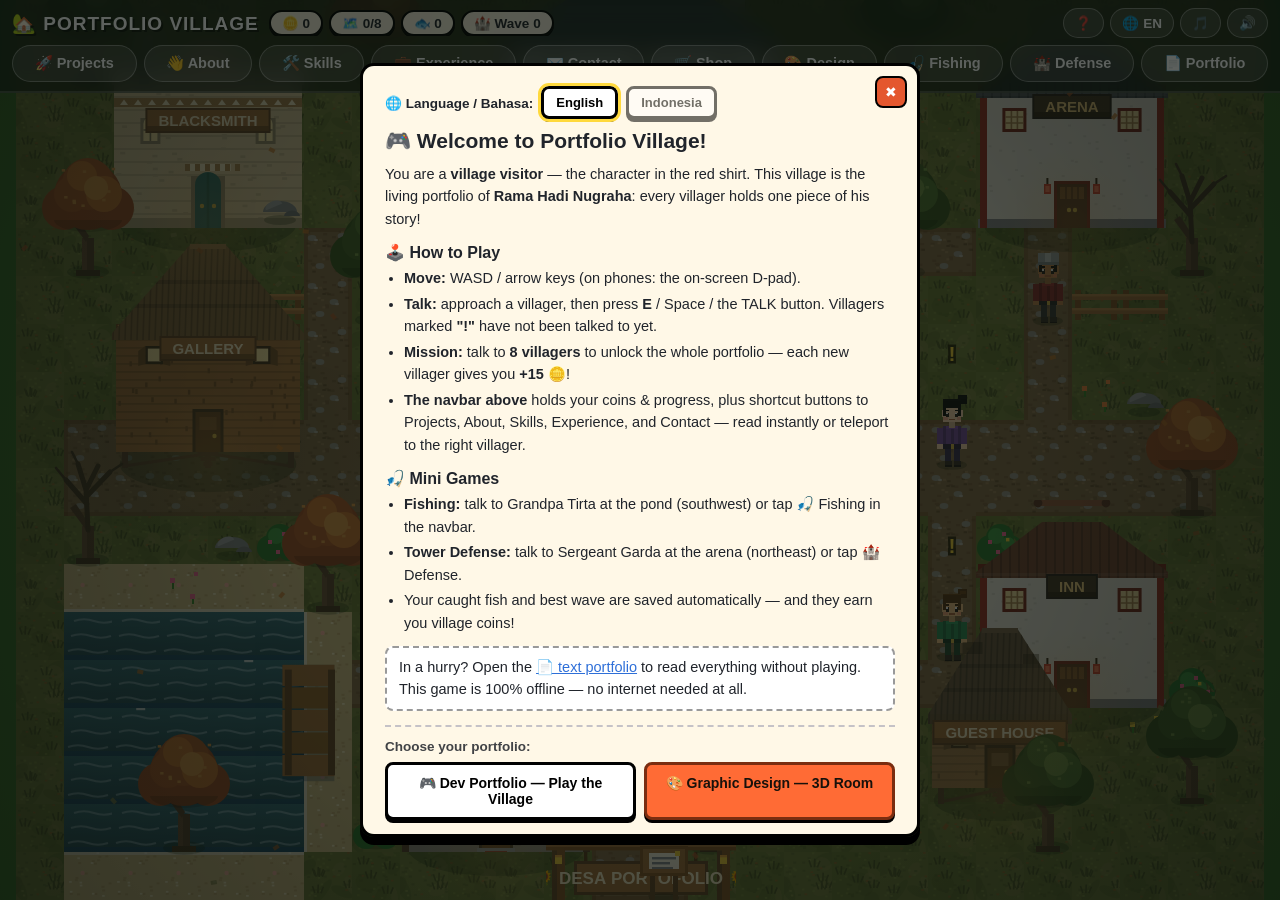
<file: index.html>
<!DOCTYPE html>
<html lang="id">
<head>
<meta charset="UTF-8">
<meta name="viewport" content="width=device-width, initial-scale=1.0, maximum-scale=1.0, user-scalable=no">
<title>Desa Portofolio — Rama Hadi Nugraha</title>
<meta name="description" content="Portofolio interaktif bergaya Stardew Valley: jelajahi desa pixel, ajak bicara warga, main mancing & tower defense.">
<link rel="stylesheet" href="css/style.css">
<link rel="icon" href="data:image/svg+xml,<svg xmlns='http://www.w3.org/2000/svg' viewBox='0 0 16 16'><rect width='16' height='16' fill='%2338a13d'/><rect x='3' y='3' width='10' height='7' fill='%23f2c188'/><rect x='3' y='10' width='10' height='3' fill='%232e6fd8'/></svg>">
<script src="js/storage.js"></script>
<script src="js/data.js"></script>
</head>
<body class="game-full">

<!-- ====== KANVAS GAME FULLSCREEN ====== -->
<div id="scene"></div>

<!-- ====== NAVBAR / HUD ====== -->
<header id="navbar">
  <div class="nav-top">
    <div class="nav-brand" id="nav-brand">🏡 PORTFOLIO VILLAGE</div>
    <div class="nav-chips">
      <span class="chip" title="Koin desa — dapatkan dari mengobrol dengan warga & bermain mini game">🪙 <b id="chip-coins">0</b></span>
      <span class="chip" title="Warga yang sudah diajak bicara">🗺️ <b id="chip-talk">0/8</b></span>
      <span class="chip" title="Ikan tertangkap">🐟 <b id="chip-fish">0</b></span>
      <span class="chip" title="Rekor tower defense">🏰 <b id="chip-td">Wave 0</b></span>
    </div>
    <div class="nav-utils">
      <button class="nav-btn util" id="btn-tutorial" title="Tutorial">❓</button>
      <button class="nav-btn util" id="btn-lang" title="Language / Bahasa">🌐 EN</button>
      <button class="nav-btn util" id="btn-music" title="Musik latar on/off">🎵</button>
      <button class="nav-btn util" id="btn-sound" title="Suara on/off">🔊</button>
    </div>
  </div>
  <nav class="nav-links">
    <button class="nav-btn" data-section="proyek">🚀 Proyek</button>
    <button class="nav-btn" data-section="tentang">👋 Tentang</button>
    <button class="nav-btn" data-section="keahlian">🛠️ Keahlian</button>
    <button class="nav-btn" data-section="pengalaman">💼 Pengalaman</button>
    <button class="nav-btn" data-section="kontak">✉️ Kontak</button>
    <button class="nav-btn" id="btn-shop">🛒 Shop</button>
    <a class="nav-btn link" href="design.html" id="nav-design">🎨 Design</a>
    <a class="nav-btn link" href="fishing.html" id="nav-fish">🎣 Fishing</a>
    <a class="nav-btn link" href="td.html" id="nav-td">🏰 Defense</a>
    <a class="nav-btn link" href="portofolio.html" id="nav-teks">📄 Portfolio</a>
  </nav>
</header>

<!-- ====== PETUNJUK INTERAKSI ====== -->
<div id="prompt" class="hidden">Tekan <b>E</b> untuk berinteraksi</div>

<!-- ====== KOTAK DIALOG ====== -->
<div id="dialog" class="hidden">
  <div id="dialog-avatar">🙂</div>
  <div id="dialog-main">
    <div id="dialog-name">???</div>
    <div id="dialog-text"></div>
    <div id="dialog-next">▼ Tekan E / Spasi / Tap untuk lanjut</div>
  </div>
</div>

<!-- ====== KONTROL SENTUH ====== -->
<div id="touch-controls">
  <div class="dpad">
    <button class="tbtn" id="t-up">▲</button>
    <button class="tbtn" id="t-left">◀</button>
    <button class="tbtn" id="t-down">▼</button>
    <button class="tbtn" id="t-right">▶</button>
  </div>
  <button class="tbtn action" id="t-action">TALK</button>
</div>

<!-- ====== MODAL INFO SECTION ====== -->
<div id="info-modal" class="overlay hidden">
  <div class="modal-card">
    <button class="modal-x" data-close-info>✖</button>
    <h2 id="info-title">Judul</h2>
    <div id="info-body"></div>
    <div class="modal-actions">
      <button id="info-visit" class="px-btn primary">📍 Visit in the Village</button>
      <button class="px-btn" data-close-info id="info-close-btn">Close</button>
    </div>
  </div>
</div>

<!-- ====== MODAL TUTORIAL (popup pertama) ====== -->
<div id="tutorial-modal" class="overlay hidden">
  <div class="modal-card">
    <button class="modal-x" data-close-tutorial>✖</button>
    <div class="lang-row">
      <span>🌐 Language / Bahasa:</span>
      <button class="px-btn lang-opt" id="tut-lang-en">English</button>
      <button class="px-btn lang-opt" id="tut-lang-id">Indonesia</button>
    </div>
    <h2 id="tut-title">🎮 Welcome to Portfolio Village!</h2>
    <div class="tutorial-body" id="tut-body"></div>
    <div class="choice-row">
      <span id="choice-label">Choose your portfolio:</span>
      <div class="choice-btns">
        <button class="px-btn choice" data-close-tutorial id="choice-dev">🎮 Dev Portfolio — Play the Village</button>
        <a class="px-btn choice design" href="design.html" id="choice-design">🎨 Graphic Design — 3D Room</a>
      </div>
    </div>
    <div class="modal-actions">
      <button class="px-btn primary big" data-close-tutorial id="tut-start">START PLAYING ▶</button>
    </div>
  </div>
</div>

<!-- ====== MODAL TOKO DEKORASI ====== -->
<div id="shop-modal" class="overlay hidden">
  <div class="modal-card shop-card">
    <button class="modal-x" data-close-shop>✖</button>
    <h2 id="shop-title">🛒 Village Decoration Shop</h2>
    <p class="shop-sub"><span id="shop-sub-text"></span> <span class="shop-coins">🪙 <b id="shop-coins">0</b></span></p>
    <div id="shop-items"></div>
    <p class="shop-note" id="shop-note"></p>
    <div class="modal-actions">
      <button class="px-btn" data-close-shop id="shop-close-btn">Close</button>
      <a class="px-btn primary" href="fishing.html" id="shop-fish-link" style="text-decoration:none;color:inherit">🎣 Earn Coins: Fishing</a>
    </div>
  </div>
</div>

<!-- ====== TOAST (notifikasi koin dll) ====== -->
<div id="toast" class="hidden"></div>

<!-- ====== LOADING / FALLBACK ====== -->
<div id="loading">
  <div class="loading-box">
    <div class="loading-title" id="loading-title">🏡 Loading Portfolio Village...</div>
    <div class="loading-sub" id="loading-sub">Building a pixel village for you. One moment!</div>
    <div id="loading-error" class="hidden">
      <p>⚠️ Game gagal dimuat di browser ini. Coba browser modern (Chrome/Edge/Firefox versi terbaru), atau buka versi lainnya:</p>
      <p>
        <a class="px-btn link" href="portofolio.html">📄 Buka Portofolio Teks</a>
        <a class="px-btn link" href="fishing.html">🎣 Mancing</a>
        <a class="px-btn link" href="td.html">🏰 Tower Defense</a>
      </p>
    </div>
  </div>
</div>

<script>
  // Tampilkan fallback bila game tidak berhasil jalan dalam 8 detik
  setTimeout(function () {
    if (!window.__desaReady) {
      var err = document.getElementById('loading-error');
      if (err) err.classList.remove('hidden');
    }
  }, 8000);
</script>
<script src="js/game2d.js"></script>
</body>
</html>
</file>
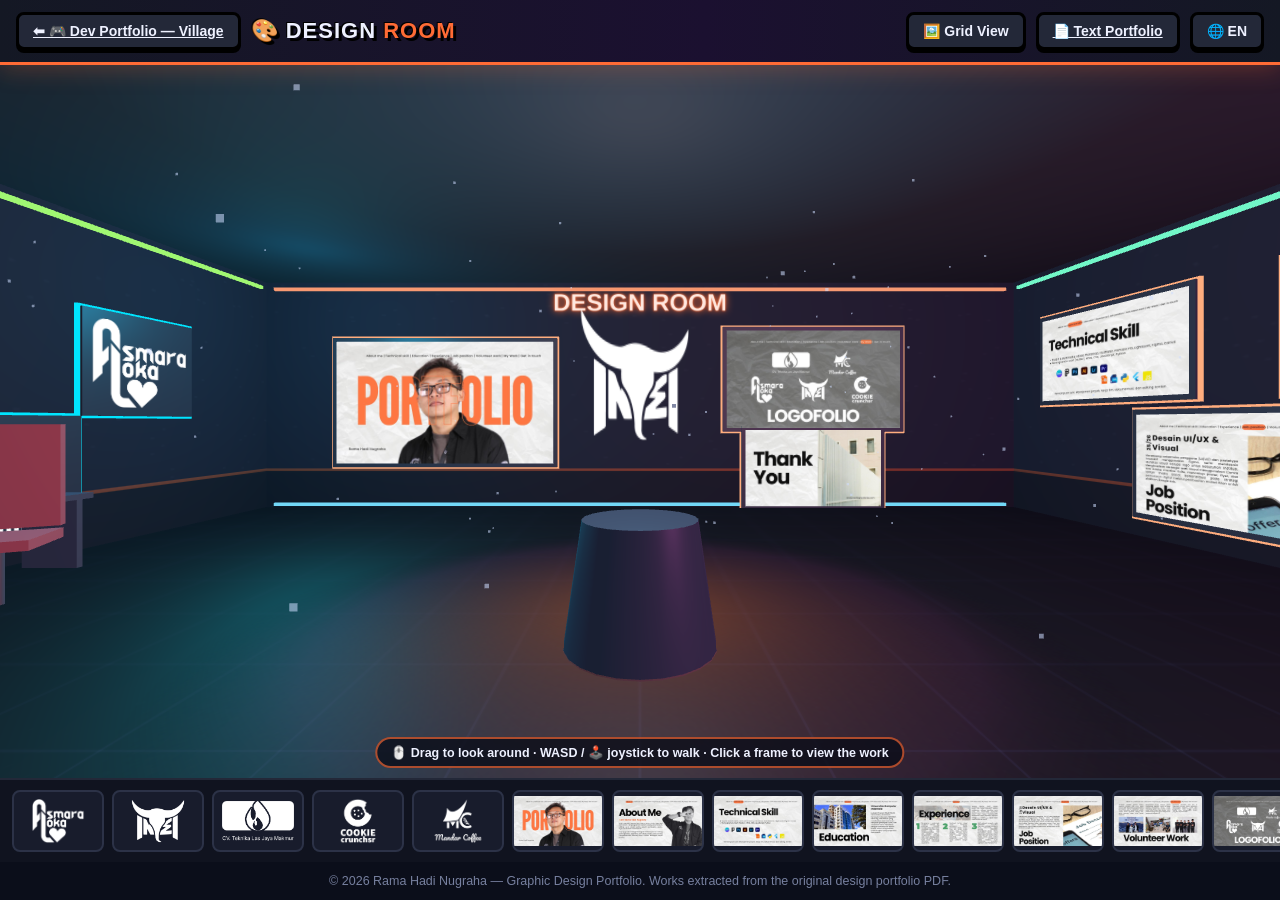
<file: design.html>
<!DOCTYPE html>
<html lang="en">
<head>
<meta charset="UTF-8">
<meta name="viewport" content="width=device-width, initial-scale=1.0, maximum-scale=1.0, user-scalable=no">
<title>Design Room — Graphic Design Portfolio | Rama Hadi Nugraha</title>
<meta name="description" content="3D gaming-room gallery of Rama Hadi Nugraha's graphic design works: logofolio, branding, and portfolio slides.">
<link rel="stylesheet" href="css/style.css">
<link rel="icon" href="data:image/svg+xml,<svg xmlns='http://www.w3.org/2000/svg' viewBox='0 0 16 16'><rect width='16' height='16' fill='%23141824'/><rect x='3' y='3' width='10' height='10' fill='%23ff6b35'/></svg>">
<style>
  body.design-page { background: #0b0e1a; color: #eef1ff; min-height: 100vh; display: flex; flex-direction: column; }
  .design-topbar {
    display: flex; align-items: center; gap: 10px; flex-wrap: wrap;
    padding: 12px 16px; background: linear-gradient(90deg, #141824, #1b1030 55%, #141824);
    border-bottom: 3px solid #ff6b35; box-shadow: 0 4px 24px rgba(255,107,53,.25);
    position: relative; z-index: 5;
  }
  .design-topbar .logo { font-weight: 900; font-size: clamp(16px, 3.4vw, 22px); letter-spacing: 1px; }
  .design-topbar .logo span { color: #ff6b35; }
  .design-topbar .spacer { flex: 1; }
  .design-topbar .px-btn { background: #232838; color: #eef1ff; border-color: #000; }
  .design-topbar .px-btn.primary { background: #ff6b35; color: #14100c; }
  #room-wrap { position: relative; flex: 1; min-height: 52vh; background: #070912; overflow: hidden; }
  #room-canvas { position: absolute; inset: 0; width: 100%; height: 100%; display: block; touch-action: none; cursor: grab; }
  #room-canvas:active { cursor: grabbing; }
  #room-loading {
    position: absolute; inset: 0; display: flex; flex-direction: column; gap: 8px;
    align-items: center; justify-content: center; background: #070912; z-index: 3; text-align: center; padding: 20px;
  }
  #room-loading .big { font-size: 40px; animation: roomPulse 1.2s ease-in-out infinite; }
  @keyframes roomPulse { 0%,100% { transform: scale(1); } 50% { transform: scale(1.15); } }
  #room-hint {
    position: absolute; left: 50%; bottom: 10px; transform: translateX(-50%);
    background: rgba(10,12,24,.78); border: 2px solid rgba(255,107,53,.65); border-radius: 999px;
    padding: 6px 14px; font-size: 12.5px; font-weight: 700; white-space: nowrap; z-index: 2; pointer-events: none;
    max-width: 94vw; overflow: hidden; text-overflow: ellipsis;
  }
  #thumbs {
    display: flex; gap: 8px; overflow-x: auto; padding: 10px 12px; background: #10131f;
    border-top: 2px solid #232838; scrollbar-width: thin;
  }
  #thumbs button {
    flex: 0 0 auto; width: 92px; height: 62px; border-radius: 8px; overflow: hidden; cursor: pointer;
    border: 2px solid #2c3247; background: #181c2c; padding: 0; position: relative;
  }
  #thumbs button:hover, #thumbs button:focus { border-color: #ff6b35; }
  #thumbs img { width: 100%; height: 100%; object-fit: contain; display: block; }
  #thumbs .t-logo img { padding: 6px; box-sizing: border-box; }
  #grid-view { display: none; padding: 18px 14px 26px; max-width: 1100px; margin: 0 auto; width: 100%; box-sizing: border-box; }
  #grid-view.open { display: block; }
  #grid-view h2 { font-size: 19px; margin: 14px 0 10px; color: #ffb59d; }
  .work-grid { display: grid; grid-template-columns: repeat(auto-fill, minmax(210px, 1fr)); gap: 14px; }
  .work-card {
    background: #151927; border: 2px solid #2c3247; border-radius: 12px; overflow: hidden; cursor: pointer;
    transition: transform .12s ease, border-color .12s ease;
  }
  .work-card:hover { transform: translateY(-3px); border-color: #ff6b35; }
  .work-card .wc-img { height: 140px; display: flex; align-items: center; justify-content: center; background: #0d1020; }
  .work-card .wc-img img { max-width: 100%; max-height: 100%; object-fit: contain; }
  .work-card .wc-body { padding: 10px 12px 12px; }
  .work-card .wc-body b { display: block; font-size: 14.5px; margin-bottom: 4px; }
  .work-card .wc-body span { font-size: 12.5px; color: #aab3d6; line-height: 1.45; display: block; }
  #lightbox {
    position: fixed; inset: 0; background: rgba(4,5,12,.92); z-index: 50;
    display: none; align-items: center; justify-content: center; padding: 18px; box-sizing: border-box;
  }
  #lightbox.open { display: flex; }
  .lb-card { max-width: 880px; width: 100%; text-align: center; }
  .lb-card img { max-width: 100%; max-height: 66vh; object-fit: contain; border-radius: 10px; background: #10131f; border: 2px solid #2c3247; }
  .lb-card img.logo-img { padding: 26px; box-sizing: border-box; }
  .lb-card h3 { margin: 14px 0 6px; font-size: clamp(18px, 4vw, 24px); }
  .lb-card p { color: #aab3d6; line-height: 1.55; max-width: 640px; margin: 0 auto; font-size: 14.5px; }
  .lb-nav { display: flex; gap: 10px; justify-content: center; align-items: center; margin-top: 16px; flex-wrap: wrap; }
  .lb-nav .count { font-weight: 800; color: #ffb59d; min-width: 64px; }
  .lb-nav .px-btn { background: #232838; color: #eef1ff; }
  .lb-nav .px-btn.primary { background: #ff6b35; color: #14100c; }
  .design-foot { text-align: center; padding: 12px; font-size: 12.5px; color: #77809f; background: #0b0e1a; }
  /* Joystick sentuh untuk berjalan di HP/tablet — hanya tampil di perangkat sentuh */
  #joy {
    display: none; position: absolute; left: 18px; bottom: 52px; z-index: 4;
    width: 118px; height: 118px; border-radius: 50%;
    background: rgba(16, 20, 36, .55); border: 2px solid rgba(255, 107, 53, .75);
    box-shadow: 0 0 18px rgba(255, 107, 53, .35), inset 0 0 22px rgba(0, 0, 0, .5);
    touch-action: none; user-select: none; -webkit-user-select: none;
  }
  #joy-knob {
    position: absolute; left: 50%; top: 50%; width: 54px; height: 54px; margin: -27px 0 0 -27px;
    border-radius: 50%; background: radial-gradient(circle at 35% 30%, #ffb59d, #ff6b35 62%, #c33d0e);
    border: 2px solid rgba(0, 0, 0, .55); box-shadow: 0 4px 10px rgba(0, 0, 0, .5);
    display: flex; align-items: center; justify-content: center; font-size: 22px; pointer-events: none;
  }
  @media (pointer: coarse) { #joy { display: block; } }
</style>
</head>
<body class="design-page">

<header class="design-topbar">
  <a class="px-btn" href="index.html" data-i18n="backVillage">⬅ 🎮 Dev Portfolio — Village</a>
  <div class="logo">🎨 DESIGN <span>ROOM</span></div>
  <div class="spacer"></div>
  <button class="px-btn" id="view-toggle" type="button">🖼️ Grid View</button>
  <a class="px-btn" href="portofolio.html" data-i18n="textPf">📄 Text Portfolio</a>
  <button class="px-btn" id="pf-lang" type="button">🌐 EN</button>
</header>

<div id="room-wrap">
  <canvas id="room-canvas"></canvas>
  <div id="room-loading">
    <div class="big">🎮</div>
    <div data-i18n="loading">Preparing your design room…</div>
  </div>
  <div id="room-hint" data-i18n="hint">🖱️ Drag to look around · WASD / 🕹️ joystick to walk · Click a frame to view the work</div>
  <div id="joy" aria-label="Joystick"><div id="joy-knob">🕹️</div></div>
</div>

<div id="thumbs" aria-label="Works"></div>

<main id="grid-view"></main>

<footer class="design-foot" data-i18n="footer">© 2026 Rama Hadi Nugraha — Graphic Design Portfolio. Works extracted from the original design portfolio PDF.</footer>

<div id="lightbox" role="dialog" aria-modal="true">
  <div class="lb-card">
    <img id="lb-img" alt="">
    <h3 id="lb-title"></h3>
    <p id="lb-desc"></p>
    <div class="lb-nav">
      <button class="px-btn" id="lb-prev" type="button">⬅ Prev</button>
      <span class="count" id="lb-count"></span>
      <button class="px-btn" id="lb-next" type="button">Next ➡</button>
      <button class="px-btn primary" id="lb-close" type="button">✖ Close</button>
    </div>
  </div>
</div>

<script src="js/storage.js"></script>
<script src="js/three.min.js"></script>
<script src="js/design-data.js"></script>
<script src="js/design-room.js"></script>
<script>
  window.PAGE_DYNAMIC_LANG = true;
  window.PAGE_I18N = {
    backVillage: { en: '⬅ 🎮 Dev Portfolio — Village', id: '⬅ 🎮 Portofolio Dev — Desa' },
    textPf: { en: '📄 Text Portfolio', id: '📄 Portofolio Teks' },
    loading: { en: 'Preparing your design room…', id: 'Menyiapkan ruangan desainmu…' },
    hint: { en: '🖱️ Drag to look around · WASD / 🕹️ joystick to walk · Click a frame to view the work', id: '🖱️ Seret untuk melihat sekeliling · WASD / 🕹️ joystick untuk berjalan · Klik bingkai untuk melihat karya' },
    footer: { en: '© 2026 Rama Hadi Nugraha — Graphic Design Portfolio. Works extracted from the original design portfolio PDF.', id: '© 2026 Rama Hadi Nugraha — Portofolio Desain Grafis. Karya diekstrak dari PDF portofolio desain asli.' },
  };
</script>
<script src="js/langpage.js"></script>
</body>
</html>
</file>
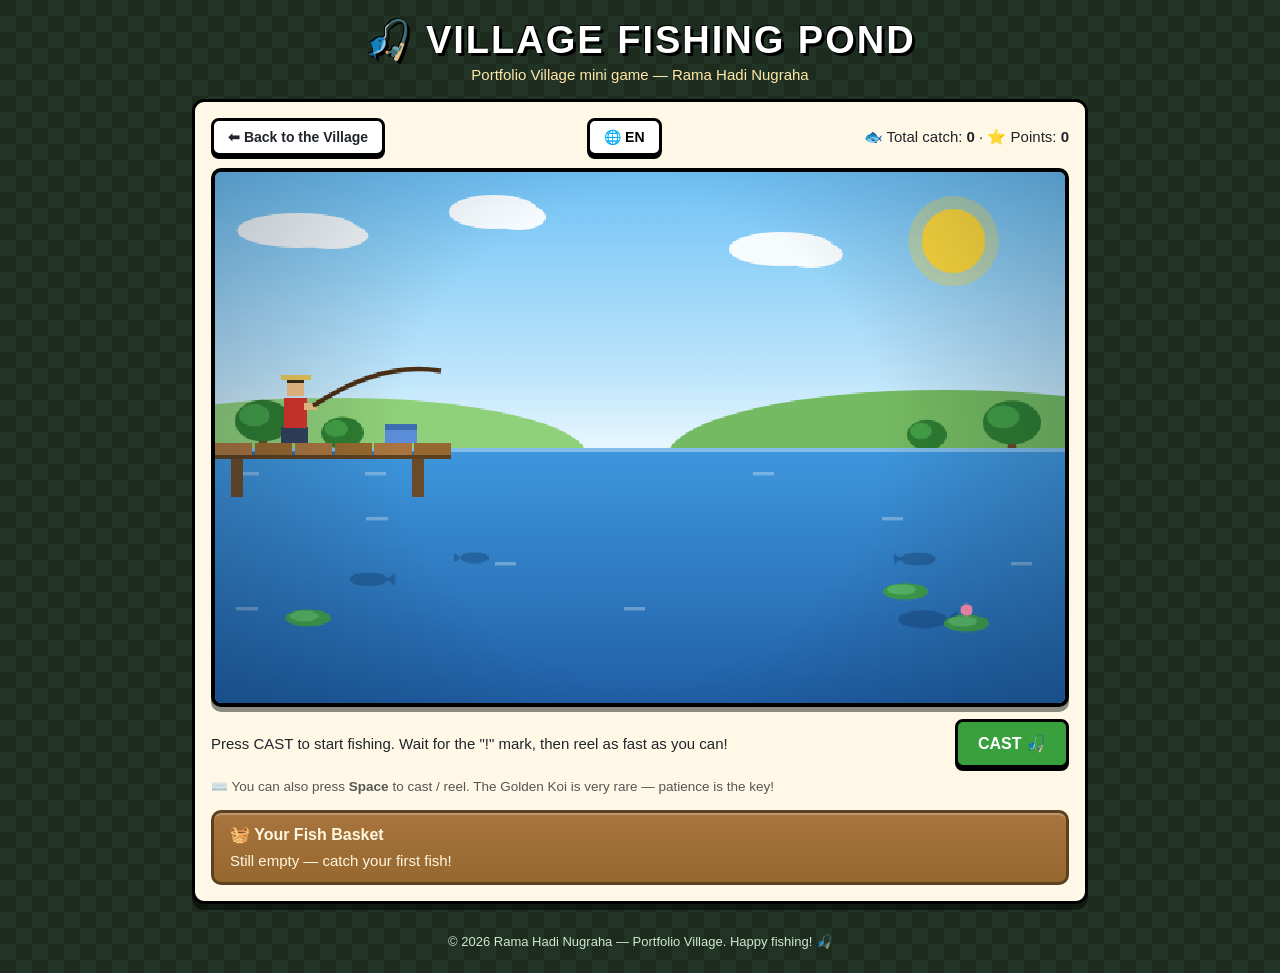
<file: fishing.html>
<!DOCTYPE html>
<html lang="en">
<head>
<meta charset="UTF-8">
<meta name="viewport" content="width=device-width, initial-scale=1.0">
<title>Fishing Pond — Portfolio Village</title>
<meta name="description" content="Fishing mini game in Rama Hadi Nugraha's Portfolio Village.">
<link rel="stylesheet" href="css/style.css">
<link rel="icon" href="data:image/svg+xml,<svg xmlns='http://www.w3.org/2000/svg' viewBox='0 0 16 16'><rect width='16' height='16' fill='%232f7fd0'/><rect x='3' y='6' width='10' height='5' fill='%23ffd93d'/></svg>">
</head>
<body>

<header class="topbar">
  <div class="logo" data-i18n="logo">🎣 VILLAGE FISHING POND</div>
  <div class="topbar-sub" data-i18n="sub">Portfolio Village mini game — Rama Hadi Nugraha</div>
</header>

<main>
  <section class="game-page">
    <div class="page-head">
      <a class="px-btn back" href="index.html" data-i18n="back">⬅ Back to the Village</a>
      <button class="px-btn" id="pf-lang" type="button">🌐 EN</button>
      <span class="page-score"><span data-i18n="score1">🐟 Total catch:</span> <b id="fish-total">0</b> · <span data-i18n="score2">⭐ Points:</span> <b id="fish-score">0</b></span>
    </div>

    <div class="canvas-frame">
      <canvas id="fishing-canvas" width="640" height="400"></canvas>
    </div>

    <div class="page-bar">
      <span id="fishing-status" data-i18n="status">Press CAST to start fishing. Wait for the "!" mark, then reel as fast as you can!</span>
      <button id="fishing-btn" class="px-btn primary big" data-i18n="btn">CAST 🎣</button>
    </div>
    <p class="page-help" data-i18n="help">⌨️ You can also press <b>Space</b> to cast / reel. The Golden Koi is very rare — patience is the key!</p>

    <div class="wood-panel">
      <h3 data-i18n="basket">🧺 Your Fish Basket</h3>
      <div id="fishing-collection" class="collection big"></div>
    </div>
  </section>
</main>

<footer>
  <p data-i18n="footer">© 2026 Rama Hadi Nugraha — Portfolio Village. Happy fishing! 🎣</p>
</footer>

<script src="js/storage.js"></script>
<script src="js/fishing.js"></script>
<script>
  window.PAGE_DYNAMIC_LANG = true;
  window.PAGE_I18N = {
    logo: { en: '🎣 VILLAGE FISHING POND', id: '🎣 KOLAM PANCING DESA' },
    sub: { en: 'Portfolio Village mini game — Rama Hadi Nugraha', id: 'Mini game Desa Portofolio — Rama Hadi Nugraha' },
    back: { en: '⬅ Back to the Village', id: '⬅ Kembali ke Desa' },
    score1: { en: '🐟 Total catch:', id: '🐟 Total tangkapan:' },
    score2: { en: '⭐ Points:', id: '⭐ Poin:' },
    status: { en: 'Press CAST to start fishing. Wait for the "!" mark, then reel as fast as you can!', id: 'Tekan LEMPAR untuk mulai memancing. Tunggu tanda "!" lalu tarik secepatnya!' },
    btn: { en: 'CAST 🎣', id: 'LEMPAR 🎣' },
    help: { en: '⌨️ You can also press <b>Space</b> to cast / reel. The Golden Koi is very rare — patience is the key!', id: '⌨️ Bisa juga tekan <b>Spasi</b> untuk melempar / menarik. Ikan Koi Emas sangat langka — kesabaran adalah kunci!' },
    basket: { en: '🧺 Your Fish Basket', id: '🧺 Keranjang Ikan Kamu' },
    footer: { en: '© 2026 Rama Hadi Nugraha — Portfolio Village. Happy fishing! 🎣', id: '© 2026 Rama Hadi Nugraha — Desa Portofolio. Selamat memancing! 🎣' },
  };
</script>
<script src="js/langpage.js"></script>
</body>
</html>
</file>
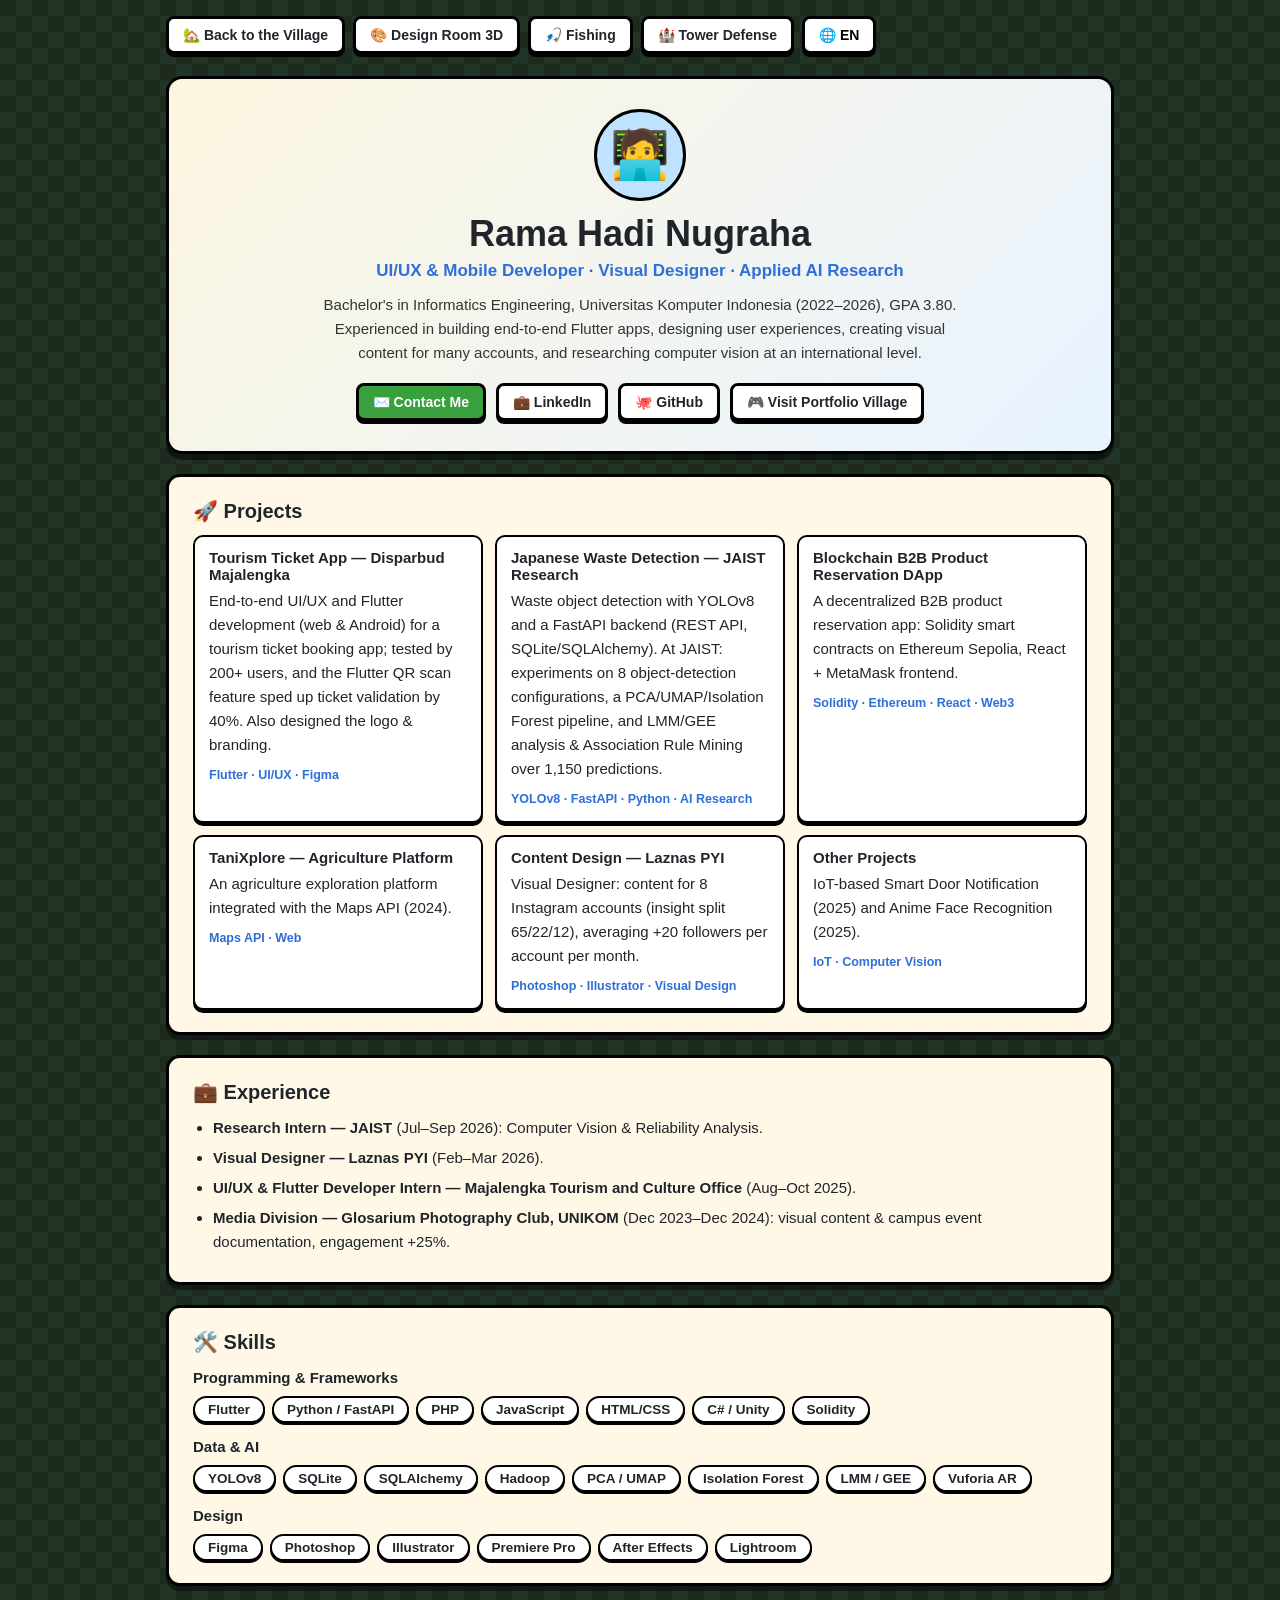
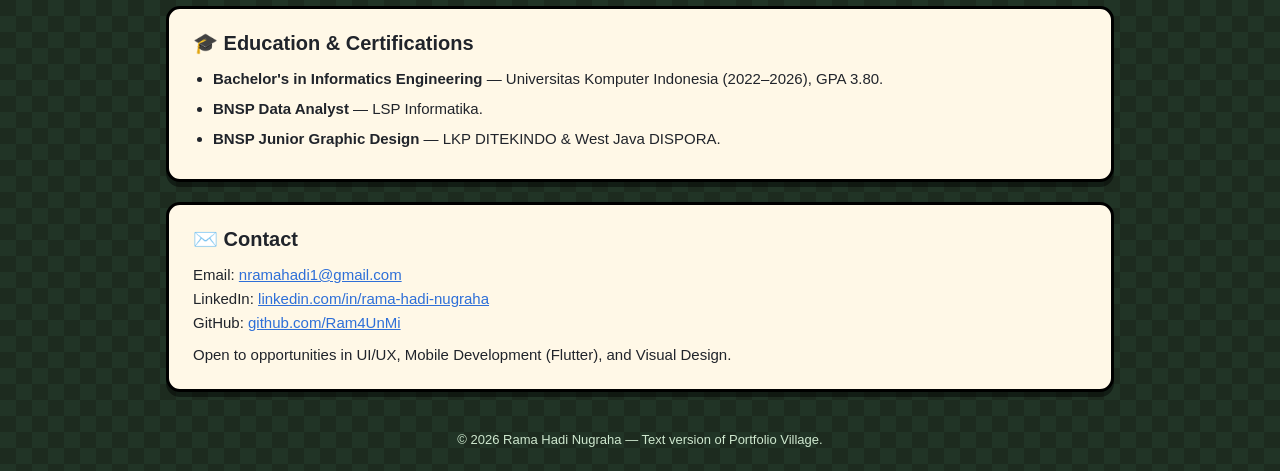
<file: portofolio.html>
<!DOCTYPE html>
<html lang="en">
<head>
<meta charset="UTF-8">
<meta name="viewport" content="width=device-width, initial-scale=1.0">
<title>Portfolio — Rama Hadi Nugraha</title>
<meta name="description" content="Portfolio of Rama Hadi Nugraha: UI/UX & Mobile Developer, Visual Designer, Applied AI Research.">
<link rel="stylesheet" href="css/style.css">
<link rel="icon" href="data:image/svg+xml,<svg xmlns='http://www.w3.org/2000/svg' viewBox='0 0 16 16'><rect width='16' height='16' fill='%232e6fd8'/><rect x='3' y='4' width='10' height='8' fill='%23fff8e7'/></svg>">
<style>
  .pf-wrap { max-width: 980px; margin: 0 auto; padding: 22px 16px 40px; }
  .pf-hero {
    background: linear-gradient(135deg, #fdf6e0, #e8f3ff);
    border: 3px solid #000; border-radius: 16px; box-shadow: 0 6px 0 rgba(0,0,0,.5);
    padding: 30px 28px; text-align: center;
  }
  .pf-hero .avatar {
    width: 92px; height: 92px; margin: 0 auto 12px; border-radius: 50%;
    background: #bfe3ff; border: 3px solid #000;
    display: flex; align-items: center; justify-content: center; font-size: 48px;
  }
  .pf-hero h1 { font-size: clamp(24px, 5vw, 36px); margin-bottom: 6px; }
  .pf-hero .role { color: #2e6fd8; font-weight: 800; font-size: clamp(14px, 3vw, 17px); }
  .pf-hero .desc { margin: 12px auto 18px; max-width: 640px; line-height: 1.6; font-size: 15px; color: #333; }
  .pf-cta { display: flex; gap: 10px; justify-content: center; flex-wrap: wrap; }
  .pf-cta a { text-decoration: none; color: inherit; }
  .pf-section {
    background: var(--paper); border: 3px solid #000; border-radius: 14px;
    box-shadow: 0 5px 0 rgba(0,0,0,.45); padding: 22px 24px; margin-top: 20px;
  }
  .pf-section h2 { font-size: 20px; margin-bottom: 12px; }
  .pf-section p, .pf-section li { font-size: 15px; line-height: 1.6; }
  .pf-section li { margin-left: 20px; margin-bottom: 6px; }
  .chips { display: flex; flex-wrap: wrap; gap: 7px; margin-top: 6px; }
  .skill-chip {
    background: #fff; border: 2px solid #000; border-radius: 999px;
    padding: 4px 13px; font-size: 13.5px; font-weight: 700; box-shadow: 0 2px 0 #000;
  }
  .back-bar { max-width: 980px; margin: 0 auto; padding: 16px 16px 0; display: flex; gap: 8px; flex-wrap: wrap; }
  .back-bar a { text-decoration: none; color: var(--ink); }
</style>
</head>
<body>

<div class="back-bar">
  <a class="px-btn" href="index.html" data-i18n="backVillage">🏡 Back to the Village</a>
  <a class="px-btn" href="design.html" data-i18n="backDesign">🎨 Design Room 3D</a>
  <a class="px-btn" href="fishing.html" data-i18n="backFish">🎣 Fishing</a>
  <a class="px-btn" href="td.html">🏰 Tower Defense</a>
  <button class="px-btn" id="pf-lang" type="button">🌐 EN</button>
</div>

<main class="pf-wrap">
  <section class="pf-hero">
    <div class="avatar">🧑‍💻</div>
    <h1>Rama Hadi Nugraha</h1>
    <div class="role">UI/UX &amp; Mobile Developer · Visual Designer · Applied AI Research</div>
    <p class="desc" data-i18n="heroDesc">Bachelor's in Informatics Engineering, Universitas Komputer Indonesia (2022–2026), GPA 3.80. Experienced in building end-to-end Flutter apps, designing user experiences, creating visual content for many accounts, and researching computer vision at an international level.</p>
    <div class="pf-cta">
      <a class="px-btn primary" href="mailto:nramahadi1@gmail.com" data-i18n="ctaContact">✉️ Contact Me</a>
      <a class="px-btn" href="https://www.linkedin.com/in/rama-hadi-nugraha" target="_blank" rel="noopener">💼 LinkedIn</a>
      <a class="px-btn" href="https://github.com/Ram4UnMi" target="_blank" rel="noopener">🐙 GitHub</a>
      <a class="px-btn" href="index.html" data-i18n="ctaVisit">🎮 Visit Portfolio Village</a>
    </div>
  </section>

  <section class="pf-section">
    <h2 data-i18n="secProjects">🚀 Projects</h2>
    <div class="cards">
      <article class="card">
        <h4 data-i18n="p1t">Tourism Ticket App — Disparbud Majalengka</h4>
        <p data-i18n="p1d">End-to-end UI/UX and Flutter development (web &amp; Android) for a tourism ticket booking app; tested by 200+ users, and the Flutter QR scan feature sped up ticket validation by 40%. Also designed the logo &amp; branding.</p>
        <p class="tags">Flutter · UI/UX · Figma</p>
      </article>
      <article class="card">
        <h4 data-i18n="p2t">Japanese Waste Detection — JAIST Research</h4>
        <p data-i18n="p2d">Waste object detection with YOLOv8 and a FastAPI backend (REST API, SQLite/SQLAlchemy). At JAIST: experiments on 8 object-detection configurations, a PCA/UMAP/Isolation Forest pipeline, and LMM/GEE analysis &amp; Association Rule Mining over 1,150 predictions.</p>
        <p class="tags">YOLOv8 · FastAPI · Python · AI Research</p>
      </article>
      <article class="card">
        <h4>Blockchain B2B Product Reservation DApp</h4>
        <p data-i18n="p3d">A decentralized B2B product reservation app: Solidity smart contracts on Ethereum Sepolia, React + MetaMask frontend.</p>
        <p class="tags">Solidity · Ethereum · React · Web3</p>
      </article>
      <article class="card">
        <h4 data-i18n="p4t">TaniXplore — Agriculture Platform</h4>
        <p data-i18n="p4d">An agriculture exploration platform integrated with the Maps API (2024).</p>
        <p class="tags">Maps API · Web</p>
      </article>
      <article class="card">
        <h4 data-i18n="p5t">Content Design — Laznas PYI</h4>
        <p data-i18n="p5d">Visual Designer: content for 8 Instagram accounts (insight split 65/22/12), averaging +20 followers per account per month.</p>
        <p class="tags" data-i18n="p5tags">Photoshop · Illustrator · Visual Design</p>
      </article>
      <article class="card">
        <h4 data-i18n="p6t">Other Projects</h4>
        <p data-i18n="p6d">IoT-based Smart Door Notification (2025) and Anime Face Recognition (2025).</p>
        <p class="tags">IoT · Computer Vision</p>
      </article>
    </div>
  </section>

  <section class="pf-section">
    <h2 data-i18n="secExp">💼 Experience</h2>
    <ul>
      <li data-i18n="e1"><b>Research Intern — JAIST</b> (Jul–Sep 2026): Computer Vision &amp; Reliability Analysis.</li>
      <li data-i18n="e2"><b>Visual Designer — Laznas PYI</b> (Feb–Mar 2026).</li>
      <li data-i18n="e3"><b>UI/UX &amp; Flutter Developer Intern — Majalengka Tourism and Culture Office</b> (Aug–Oct 2025).</li>
      <li data-i18n="e4"><b>Media Division — Glosarium Photography Club, UNIKOM</b> (Dec 2023–Dec 2024): visual content &amp; campus event documentation, engagement +25%.</li>
    </ul>
  </section>

  <section class="pf-section">
    <h2 data-i18n="secSkills">🛠️ Skills</h2>
    <p><b data-i18n="sk1">Programming &amp; Frameworks</b></p>
    <div class="chips">
      <span class="skill-chip">Flutter</span><span class="skill-chip">Python / FastAPI</span><span class="skill-chip">PHP</span><span class="skill-chip">JavaScript</span><span class="skill-chip">HTML/CSS</span><span class="skill-chip">C# / Unity</span><span class="skill-chip">Solidity</span>
    </div>
    <p style="margin-top:12px"><b>Data &amp; AI</b></p>
    <div class="chips">
      <span class="skill-chip">YOLOv8</span><span class="skill-chip">SQLite</span><span class="skill-chip">SQLAlchemy</span><span class="skill-chip">Hadoop</span><span class="skill-chip">PCA / UMAP</span><span class="skill-chip">Isolation Forest</span><span class="skill-chip">LMM / GEE</span><span class="skill-chip">Vuforia AR</span>
    </div>
    <p style="margin-top:12px"><b data-i18n="sk3">Design</b></p>
    <div class="chips">
      <span class="skill-chip">Figma</span><span class="skill-chip">Photoshop</span><span class="skill-chip">Illustrator</span><span class="skill-chip">Premiere Pro</span><span class="skill-chip">After Effects</span><span class="skill-chip">Lightroom</span>
    </div>
  </section>

  <section class="pf-section">
    <h2 data-i18n="secEdu">🎓 Education &amp; Certifications</h2>
    <ul>
      <li data-i18n="ed1"><b>Bachelor's in Informatics Engineering</b> — Universitas Komputer Indonesia (2022–2026), GPA 3.80.</li>
      <li data-i18n="ed2"><b>BNSP Data Analyst</b> — LSP Informatika.</li>
      <li data-i18n="ed3"><b>BNSP Junior Graphic Design</b> — LKP DITEKINDO &amp; West Java DISPORA.</li>
    </ul>
  </section>

  <section class="pf-section">
    <h2 data-i18n="secContact">✉️ Contact</h2>
    <p>
      Email: <a href="mailto:nramahadi1@gmail.com">nramahadi1@gmail.com</a><br>
      LinkedIn: <a href="https://www.linkedin.com/in/rama-hadi-nugraha" target="_blank" rel="noopener">linkedin.com/in/rama-hadi-nugraha</a><br>
      GitHub: <a href="https://github.com/Ram4UnMi" target="_blank" rel="noopener">github.com/Ram4UnMi</a>
    </p>
    <p style="margin-top:8px" data-i18n="cOpen">Open to opportunities in UI/UX, Mobile Development (Flutter), and Visual Design.</p>
  </section>
</main>

<footer>
  <p data-i18n="footer">© 2026 Rama Hadi Nugraha — Text version of Portfolio Village.</p>
</footer>

<script src="js/storage.js"></script>
<script>
  window.PAGE_I18N = {
    backVillage: { en: '🏡 Back to the Village', id: '🏡 Kembali ke Desa' },
    backFish: { en: '🎣 Fishing', id: '🎣 Mancing' },
    backDesign: { en: '🎨 Design Room 3D', id: '🎨 Ruangan Desain 3D' },
    heroDesc: { en: "Bachelor's in Informatics Engineering, Universitas Komputer Indonesia (2022–2026), GPA 3.80. Experienced in building end-to-end Flutter apps, designing user experiences, creating visual content for many accounts, and researching computer vision at an international level.", id: 'Lulusan S1 Teknik Informatika, Universitas Komputer Indonesia (2022–2026) dengan IPK 3,80. Berpengalaman membangun aplikasi Flutter end-to-end, merancang pengalaman pengguna, membuat konten visual untuk banyak akun, dan meneliti computer vision hingga tingkat internasional.' },
    ctaContact: { en: '✉️ Contact Me', id: '✉️ Hubungi Saya' },
    ctaVisit: { en: '🎮 Visit Portfolio Village', id: '🎮 Main ke Desa Portofolio' },
    secProjects: { en: '🚀 Projects', id: '🚀 Proyek' },
    p1t: { en: 'Tourism Ticket App — Disparbud Majalengka', id: 'Aplikasi Tiket Wisata — Disparbud Majalengka' },
    p1d: { en: 'End-to-end UI/UX and Flutter development (web &amp; Android) for a tourism ticket booking app; tested by 200+ users, and the Flutter QR scan feature sped up ticket validation by 40%. Also designed the logo &amp; branding.', id: 'UI/UX end-to-end dan pengembangan Flutter (web &amp; Android) untuk aplikasi pemesanan tiket wisata; diuji 200+ pengguna, fitur scan QR Flutter mempercepat validasi tiket 40%. Sekaligus merancang logo &amp; branding.' },
    p2t: { en: 'Japanese Waste Detection — JAIST Research', id: 'Japanese Waste Detection — Riset JAIST' },
    p2d: { en: 'Waste object detection with YOLOv8 and a FastAPI backend (REST API, SQLite/SQLAlchemy). At JAIST: experiments on 8 object-detection configurations, a PCA/UMAP/Isolation Forest pipeline, and LMM/GEE analysis &amp; Association Rule Mining over 1,150 predictions.', id: 'Deteksi objek sampah dengan YOLOv8 dan backend FastAPI (REST API, SQLite/SQLAlchemy). Di JAIST: eksperimen 8 konfigurasi deteksi objek, pipeline PCA/UMAP/Isolation Forest, analisis LMM/GEE &amp; Association Rule Mining atas 1.150 prediksi.' },
    p3d: { en: 'A decentralized B2B product reservation app: Solidity smart contracts on Ethereum Sepolia, React + MetaMask frontend.', id: 'Aplikasi terdesentralisasi reservasi produk B2B: smart contract Solidity di Ethereum Sepolia, frontend React + MetaMask.' },
    p4t: { en: 'TaniXplore — Agriculture Platform', id: 'TaniXplore — Platform Pertanian' },
    p4d: { en: 'An agriculture exploration platform integrated with the Maps API (2024).', id: 'Platform eksplorasi pertanian terintegrasi Maps API (2024).' },
    p5t: { en: 'Content Design — Laznas PYI', id: 'Desain Konten — Laznas PYI' },
    p5d: { en: 'Visual Designer: content for 8 Instagram accounts (insight split 65/22/12), averaging +20 followers per account per month.', id: 'Visual Designer: konten untuk 8 akun Instagram (insight 65/22/12), rata-rata +20 pengikut per akun per bulan.' },
    p5tags: { en: 'Photoshop · Illustrator · Visual Design', id: 'Photoshop · Illustrator · Desain Visual' },
    p6t: { en: 'Other Projects', id: 'Proyek Lainnya' },
    p6d: { en: 'IoT-based Smart Door Notification (2025) and Anime Face Recognition (2025).', id: 'Smart Door Notification berbasis IoT (2025) dan Anime Face Recognition (2025).' },
    secExp: { en: '💼 Experience', id: '💼 Pengalaman' },
    e1: { en: '<b>Research Intern — JAIST</b> (Jul–Sep 2026): Computer Vision &amp; Reliability Analysis.', id: '<b>Research Intern — JAIST</b> (Jul–Sep 2026): Computer Vision &amp; Reliability Analysis.' },
    e2: { en: '<b>Visual Designer — Laznas PYI</b> (Feb–Mar 2026).', id: '<b>Visual Designer — Laznas PYI</b> (Feb–Mar 2026).' },
    e3: { en: '<b>UI/UX &amp; Flutter Developer Intern — Majalengka Tourism and Culture Office</b> (Aug–Oct 2025).', id: '<b>UI/UX &amp; Flutter Developer Intern — Dinas Pariwisata dan Kebudayaan Majalengka</b> (Agu–Okt 2025).' },
    e4: { en: '<b>Media Division — Glosarium Photography Club, UNIKOM</b> (Dec 2023–Dec 2024): visual content &amp; campus event documentation, engagement +25%.', id: '<b>Divisi Dekomedia — UKM Fotografi Glosarium UNIKOM</b> (Des 2023–Des 2024): konten visual &amp; dokumentasi acara kampus, engagement +25%.' },
    secSkills: { en: '🛠️ Skills', id: '🛠️ Keahlian' },
    sk1: { en: 'Programming &amp; Frameworks', id: 'Pemrograman &amp; Framework' },
    sk3: { en: 'Design', id: 'Desain' },
    secEdu: { en: '🎓 Education &amp; Certifications', id: '🎓 Pendidikan &amp; Sertifikasi' },
    ed1: { en: "<b>Bachelor's in Informatics Engineering</b> — Universitas Komputer Indonesia (2022–2026), GPA 3.80.", id: '<b>S1 Teknik Informatika</b> — Universitas Komputer Indonesia (2022–2026), IPK 3,80.' },
    ed2: { en: '<b>BNSP Data Analyst</b> — LSP Informatika.', id: '<b>BNSP Data Analis</b> — LSP Informatika.' },
    ed3: { en: '<b>BNSP Junior Graphic Design</b> — LKP DITEKINDO &amp; West Java DISPORA.', id: '<b>BNSP Desain Grafis Muda</b> — LKP DITEKINDO &amp; DISPORA Jawa Barat.' },
    secContact: { en: '✉️ Contact', id: '✉️ Kontak' },
    cOpen: { en: 'Open to opportunities in UI/UX, Mobile Development (Flutter), and Visual Design.', id: 'Terbuka untuk peluang UI/UX, Mobile Development (Flutter), dan Desain Visual.' },
    footer: { en: '© 2026 Rama Hadi Nugraha — Text version of Portfolio Village.', id: '© 2026 Rama Hadi Nugraha — Versi teks dari Desa Portofolio.' },
  };
</script>
<script src="js/langpage.js"></script>
</body>
</html>
</file>
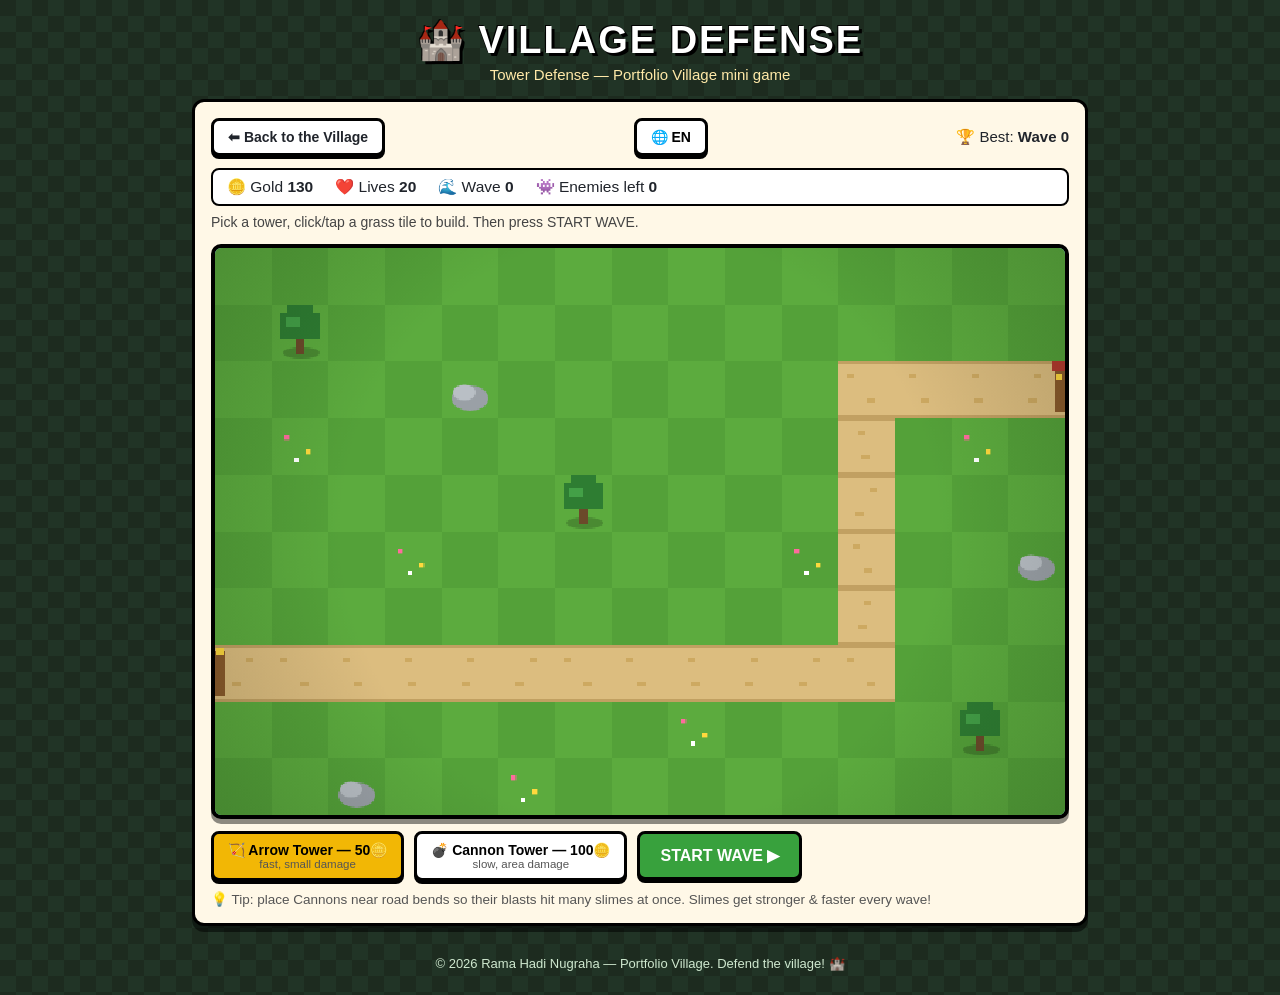
<file: td.html>
<!DOCTYPE html>
<html lang="en">
<head>
<meta charset="UTF-8">
<meta name="viewport" content="width=device-width, initial-scale=1.0">
<title>Village Defense — Tower Defense | Portfolio Village</title>
<meta name="description" content="Tower defense mini game in Rama Hadi Nugraha's Portfolio Village.">
<link rel="stylesheet" href="css/style.css">
<link rel="icon" href="data:image/svg+xml,<svg xmlns='http://www.w3.org/2000/svg' viewBox='0 0 16 16'><rect width='16' height='16' fill='%2357a639'/><rect x='5' y='3' width='6' height='10' fill='%238a5a2b'/></svg>">
</head>
<body>

<header class="topbar">
  <div class="logo" data-i18n="logo">🏰 VILLAGE DEFENSE</div>
  <div class="topbar-sub" data-i18n="sub">Tower Defense — Portfolio Village mini game</div>
</header>

<main>
  <section class="game-page">
    <div class="page-head">
      <a class="px-btn back" href="index.html" data-i18n="back">⬅ Back to the Village</a>
      <button class="px-btn" id="pf-lang" type="button">🌐 EN</button>
      <span class="page-score"><span data-i18n="best">🏆 Best:</span> <b id="td-best-label">Wave 0</b></span>
    </div>

    <div class="td-stats-bar">
      <span><span data-i18n="gold">🪙 Gold</span> <b id="td-gold">0</b></span>
      <span><span data-i18n="lives">❤️ Lives</span> <b id="td-lives">0</b></span>
      <span><span data-i18n="wave">🌊 Wave</span> <b id="td-wave">0</b></span>
      <span><span data-i18n="enemies">👾 Enemies left</span> <b id="td-enemies">0</b></span>
    </div>
    <p id="td-msg" class="td-msg">Pick a tower, click/tap a grass tile to build. Then press START WAVE.</p>

    <div class="canvas-frame">
      <canvas id="td-canvas" width="600" height="400"></canvas>
    </div>

    <div class="page-bar">
      <button id="td-tower-arrow" class="px-btn tower-btn selected"><span data-i18n="arrow">🏹 Arrow Tower — 50🪙</span><small data-i18n="arrowSub">fast, small damage</small></button>
      <button id="td-tower-cannon" class="px-btn tower-btn"><span data-i18n="cannon">💣 Cannon Tower — 100🪙</span><small data-i18n="cannonSub">slow, area damage</small></button>
      <button id="td-start" class="px-btn primary big" data-i18n="start">START WAVE ▶</button>
    </div>
    <p class="page-help" data-i18n="help">💡 Tip: place Cannons near road bends so their blasts hit many slimes at once. Slimes get stronger &amp; faster every wave!</p>
  </section>
</main>

<footer>
  <p data-i18n="footer">© 2026 Rama Hadi Nugraha — Portfolio Village. Defend the village! 🏰</p>
</footer>

<script src="js/storage.js"></script>
<script src="js/td.js"></script>
<script>
  window.PAGE_DYNAMIC_LANG = true;
  window.PAGE_I18N = {
    logo: { en: '🏰 VILLAGE DEFENSE', id: '🏰 PERTAHANAN DESA' },
    sub: { en: 'Tower Defense — Portfolio Village mini game', id: 'Tower Defense — Mini game Desa Portofolio' },
    back: { en: '⬅ Back to the Village', id: '⬅ Kembali ke Desa' },
    best: { en: '🏆 Best:', id: '🏆 Rekor:' },
    gold: { en: '🪙 Gold', id: '🪙 Emas' },
    lives: { en: '❤️ Lives', id: '❤️ Nyawa' },
    wave: { en: '🌊 Wave', id: '🌊 Wave' },
    enemies: { en: '👾 Enemies left', id: '👾 Sisa musuh' },
    arrow: { en: '🏹 Arrow Tower — 50🪙', id: '🏹 Menara Panah — 50🪙' },
    arrowSub: { en: 'fast, small damage', id: 'cepat, damage kecil' },
    cannon: { en: '💣 Cannon Tower — 100🪙', id: '💣 Menara Meriam — 100🪙' },
    cannonSub: { en: 'slow, area damage', id: 'lambat, damage area' },
    start: { en: 'START WAVE ▶', id: 'MULAI WAVE ▶' },
    help: { en: '💡 Tip: place Cannons near road bends so their blasts hit many slimes at once. Slimes get stronger &amp; faster every wave!', id: '💡 Tips: letakkan Meriam di dekat tikungan jalan agar ledakannya mengenai banyak slime sekaligus. Slime makin kuat &amp; cepat setiap wave!' },
    footer: { en: '© 2026 Rama Hadi Nugraha — Portfolio Village. Defend the village! 🏰', id: '© 2026 Rama Hadi Nugraha — Desa Portofolio. Pertahankan desanya! 🏰' },
  };
</script>
<script src="js/langpage.js"></script>
</body>
</html>
</file>
<file: css/style.css>
/* ===== Desa Portofolio — gaya pixel game 2D, responsif ===== */
* { box-sizing: border-box; margin: 0; padding: 0; }

:root {
  --ink: #20242b;
  --paper: #fff8e7;
  --accent: #e4572e;
  --green: #38a13d;
  --blue: #2e6fd8;
  --gold: #f2b705;
}

html { -webkit-text-size-adjust: 100%; }

body {
  font-family: "Trebuchet MS", "Segoe UI", Verdana, sans-serif;
  background: #1d2b1f url("data:image/svg+xml,%3Csvg xmlns='http://www.w3.org/2000/svg' width='32' height='32'%3E%3Crect width='32' height='32' fill='%231d2b1f'/%3E%3Crect y='16' width='16' height='16' fill='%23213426'/%3E%3Crect x='16' width='16' height='16' fill='%23213426'/%3E%3C/svg%3E");
  color: var(--ink);
  min-height: 100vh;
}

/* ===== Top bar ===== */
.topbar {
  text-align: center;
  padding: 18px 12px 6px;
  color: #fff;
}
.logo {
  font-size: clamp(22px, 5vw, 38px);
  font-weight: 900;
  letter-spacing: 2px;
  text-shadow: 3px 3px 0 #000, -1px -1px 0 #000;
}
.topbar-sub { color: #ffe9a8; font-size: clamp(12px, 2.5vw, 15px); margin-top: 4px; }

main { max-width: 920px; margin: 0 auto; padding: 10px 12px 30px; }

/* ===== HUD ===== */
#hud {
  display: flex; flex-wrap: wrap; gap: 8px; align-items: center;
  background: var(--paper);
  border: 3px solid #000;
  box-shadow: 0 4px 0 #000;
  border-radius: 10px;
  padding: 8px 12px;
  margin-bottom: 10px;
  font-size: 14px;
}
.hud-item { white-space: nowrap; }
.hud-btn {
  margin-left: auto; background: #fff; border: 2px solid #000; border-radius: 8px;
  font-size: 16px; padding: 2px 10px; cursor: pointer;
}

/* ===== Stage & canvas ===== */
#stage {
  position: relative;
  border: 4px solid #000;
  border-radius: 12px;
  overflow: hidden;
  box-shadow: 0 8px 0 rgba(0,0,0,.55);
  background: #57a639;
  touch-action: none;
}
#game {
  display: block;
  width: 100%;
  height: auto;
  image-rendering: pixelated;
  image-rendering: crisp-edges;
}

#controls-help {
  display: flex; flex-wrap: wrap; gap: 6px 18px;
  color: #e8f5e9; font-size: 13px; margin-top: 10px; justify-content: center;
}
#quest-hint { text-align: center; color: #ffe9a8; font-size: 14px; margin-top: 6px; }

/* ===== Dialog ===== */
#dialog {
  position: absolute; left: 10px; right: 10px; bottom: 10px;
  display: flex; gap: 10px; align-items: flex-start;
  background: var(--paper);
  border: 3px solid #000; border-radius: 10px;
  box-shadow: 0 4px 0 rgba(0,0,0,.5);
  padding: 10px 12px;
  z-index: 5;
  cursor: pointer;
}
#dialog.hidden { display: none; }
#dialog-face {
  width: 56px; height: 56px; flex: 0 0 auto;
  image-rendering: pixelated;
  background: #bfe3ff; border: 2px solid #000; border-radius: 6px;
}
#dialog-name { font-weight: 900; color: var(--accent); margin-bottom: 3px; font-size: 15px; }
#dialog-text { font-size: 15px; line-height: 1.45; min-height: 42px; white-space: pre-wrap; }
#dialog-next { font-size: 11px; color: #777; margin-top: 4px; animation: blink 1s steps(2) infinite; }
@keyframes blink { 50% { opacity: .25; } }

/* ===== Touch controls ===== */
#touch-controls {
  position: absolute; inset: auto 0 0 0;
  display: none;
  justify-content: space-between; align-items: flex-end;
  padding: 0 12px 86px;
  pointer-events: none;
  z-index: 4;
}
.dpad {
  display: grid;
  grid-template-columns: repeat(3, 46px);
  grid-template-rows: repeat(3, 46px);
  gap: 4px;
  pointer-events: auto;
}
#t-up { grid-area: 1 / 2; } #t-left { grid-area: 2 / 1; }
#t-down { grid-area: 3 / 2; } #t-right { grid-area: 2 / 3; }
.tbtn {
  background: rgba(255, 248, 231, .88);
  border: 3px solid #000; border-radius: 10px;
  font-size: 17px; font-weight: 900; color: var(--ink);
  box-shadow: 0 3px 0 #000;
  touch-action: none; user-select: none; -webkit-user-select: none;
}
.tbtn:active { transform: translateY(2px); box-shadow: 0 1px 0 #000; }
.tbtn.action {
  pointer-events: auto;
  width: 84px; height: 84px; border-radius: 50%;
  background: var(--gold); font-size: 14px;
}
/* Tampilkan D-pad di layar sentuh / layar kecil */
@media (pointer: coarse), (max-width: 700px) {
  #touch-controls { display: flex; }
  #controls-help { display: none; }
}

/* ===== Modal mini game ===== */
.modal {
  position: fixed; inset: 0; z-index: 50;
  background: rgba(10, 15, 10, .72);
  display: flex; align-items: center; justify-content: center;
  padding: 12px;
}
.modal.hidden { display: none; }
.modal-box {
  background: var(--paper);
  border: 4px solid #000; border-radius: 12px;
  box-shadow: 0 8px 0 #000;
  width: 100%; max-width: 560px;
  padding: 12px;
}
.modal-head {
  display: flex; justify-content: space-between; align-items: center;
  font-weight: 900; font-size: 17px; margin-bottom: 8px;
}
.modal-close {
  background: #e4572e; color: #fff; border: 2px solid #000; border-radius: 8px;
  width: 34px; height: 34px; font-size: 15px; cursor: pointer;
}
.modal-box canvas {
  display: block; width: 100%; height: auto;
  border: 3px solid #000; border-radius: 8px;
  image-rendering: pixelated; background: #7ec8f7;
}
.modal-bar {
  display: flex; flex-wrap: wrap; gap: 8px; align-items: center;
  margin-top: 10px; font-size: 14px;
}
.modal-bar span { flex: 1 1 auto; }
.td-stats span { flex: 0 0 auto; }
.td-stats #td-msg { flex: 1 1 100%; color: #555; font-size: 13px; }
.px-btn {
  background: #fff; border: 3px solid #000; border-radius: 8px;
  box-shadow: 0 3px 0 #000; padding: 8px 14px;
  font-weight: 900; font-size: 14px; cursor: pointer; font-family: inherit;
}
.px-btn:active { transform: translateY(2px); box-shadow: 0 1px 0 #000; }
.px-btn.primary { background: var(--green); color: #fff; }
.px-btn.selected { background: var(--gold); }
.collection { margin-top: 8px; font-size: 13px; color: #444; min-height: 18px; }

/* ===== Versi teks ===== */
#text-version {
  background: var(--paper);
  border: 3px solid #000; border-radius: 12px;
  box-shadow: 0 6px 0 rgba(0,0,0,.5);
  margin-top: 26px; padding: 20px 22px 24px;
}
#text-version h2 { font-size: clamp(18px, 4vw, 24px); margin-bottom: 8px; }
#text-version h3 { margin: 18px 0 8px; font-size: 17px; }
.tv-intro, .plain { line-height: 1.55; font-size: 15px; }
.plain li { margin-left: 20px; margin-bottom: 5px; line-height: 1.5; font-size: 15px; }
.cards { display: grid; grid-template-columns: repeat(auto-fit, minmax(240px, 1fr)); gap: 12px; }
.card {
  background: #fff; border: 2px solid #000; border-radius: 10px; padding: 12px 14px;
  box-shadow: 0 3px 0 #000;
}
.card h4 { margin-bottom: 6px; font-size: 15px; }
.card p { font-size: 14px; line-height: 1.5; }
.card .tags { margin-top: 8px; color: var(--blue); font-weight: 700; font-size: 12.5px; }
a { color: var(--blue); }

footer { text-align: center; color: #cfe8cf; font-size: 13px; padding: 0 12px 24px; }

/* ===== Halaman mini game (fishing.html & td.html) ===== */
.game-page {
  background: var(--paper);
  border: 3px solid #000; border-radius: 12px;
  box-shadow: 0 6px 0 rgba(0,0,0,.5);
  padding: 16px;
}
.page-head {
  display: flex; flex-wrap: wrap; gap: 10px; align-items: center;
  justify-content: space-between; margin-bottom: 12px;
}
.px-btn.back { text-decoration: none; color: var(--ink); display: inline-block; }
.page-score { font-size: 15px; }
.canvas-frame {
  border: 4px solid #000; border-radius: 10px; overflow: hidden;
  box-shadow: 0 5px 0 rgba(0,0,0,.45); background: #7ec8f7;
}
.canvas-frame canvas {
  display: block; width: 100%; height: auto;
  image-rendering: pixelated; image-rendering: crisp-edges;
}
.page-bar {
  display: flex; flex-wrap: wrap; gap: 10px; align-items: center;
  margin-top: 12px; font-size: 15px;
}
.page-bar span { flex: 1 1 220px; }
.px-btn.big { font-size: 16px; padding: 12px 20px; }
.px-btn small { display: block; font-weight: 400; font-size: 11.5px; color: #555; }
.page-help { margin-top: 10px; font-size: 13.5px; color: #555; }
.wood-panel {
  margin-top: 16px;
  background: linear-gradient(#a9743f, #96682f);
  border: 3px solid #5d4020; border-radius: 10px;
  color: #fff7e0; padding: 12px 16px;
  box-shadow: inset 0 2px 0 rgba(255,255,255,.25);
}
.wood-panel h3 { margin-bottom: 6px; font-size: 16px; }
.collection.big { color: #fff7e0; font-size: 15px; }
.td-stats-bar {
  display: flex; flex-wrap: wrap; gap: 8px 22px;
  background: #fff; border: 2.5px solid #000; border-radius: 8px;
  padding: 8px 14px; font-size: 15.5px; margin-bottom: 8px;
}
.td-msg { font-size: 14px; color: #444; margin-bottom: 10px; min-height: 20px; }

/* ===== MODE FULLSCREEN 3D (index.html) ===== */
body.game-full {
  margin: 0; overflow: hidden; height: 100vh; height: 100dvh;
  background: #79b5e0;
  font-family: "Trebuchet MS", "Segoe UI", Verdana, sans-serif;
}
#scene { position: fixed; inset: 0; touch-action: none; }
#scene canvas { display: block; }

/* Navbar kaca di atas layar — DUA BARIS agar lega:
   baris atas = merek + chip progres + tombol utilitas,
   baris bawah = tombol bagian portofolio selebar layar, dibagi rata. */
#navbar {
  position: fixed; top: 0; left: 0; right: 0; z-index: 20;
  display: flex; flex-direction: column; gap: 7px;
  padding: 8px 12px 9px;
  background: rgba(18, 28, 20, .72);
  backdrop-filter: blur(10px); -webkit-backdrop-filter: blur(10px);
  border-bottom: 2px solid rgba(255, 255, 255, .18);
  color: #fff;
}
.nav-top { display: flex; align-items: center; gap: 10px; }
.nav-brand {
  font-weight: 900; letter-spacing: 1px; font-size: clamp(14px, 2.6vw, 19px);
  white-space: nowrap; text-shadow: 2px 2px 0 rgba(0,0,0,.5);
}
.nav-chips { display: flex; gap: 6px; flex-wrap: nowrap; overflow-x: auto; scrollbar-width: none; }
.nav-chips::-webkit-scrollbar { display: none; }
.chip {
  background: rgba(255, 248, 231, .94); color: var(--ink);
  border: 2px solid #000; border-radius: 999px;
  padding: 3px 11px; font-size: 13.5px; white-space: nowrap;
  box-shadow: 0 2px 0 #000;
}
.nav-utils { margin-left: auto; display: flex; gap: 6px; flex: 0 0 auto; }
.nav-links {
  display: flex; gap: 7px; align-items: stretch; flex-wrap: wrap;
}
.nav-btn {
  background: rgba(255,255,255,.12); color: #fff;
  border: 1.5px solid rgba(255,255,255,.35); border-radius: 999px;
  padding: 6px 12px; font-size: 13.5px; font-weight: 700;
  cursor: pointer; white-space: nowrap; font-family: inherit;
  text-decoration: none; display: inline-block;
}
.nav-links .nav-btn {
  flex: 1 1 auto; text-align: center;
  padding: 9px 14px; font-size: 14.5px;
}
.nav-btn.util { padding: 6px 11px; }
.nav-btn:hover { background: rgba(255,255,255,.28); }

/* Petunjuk interaksi */
#prompt {
  position: fixed; left: 50%; bottom: 128px; transform: translateX(-50%);
  z-index: 15; background: rgba(0,0,0,.72); color: #fff;
  padding: 8px 18px; border-radius: 999px; font-size: 14.5px;
  border: 2px solid rgba(255,255,255,.35);
  animation: promptFloat 1.6s ease-in-out infinite;
  white-space: nowrap; max-width: 92vw; text-align: center;
}
#prompt.hidden { display: none; }
@keyframes promptFloat { 50% { transform: translateX(-50%) translateY(-5px); } }

/* Dialog fullscreen */
body.game-full #dialog {
  position: fixed; left: 50%; transform: translateX(-50%);
  bottom: 14px; width: min(680px, calc(100vw - 20px));
  z-index: 18;
}
#dialog-avatar {
  width: 56px; height: 56px; flex: 0 0 auto;
  background: #bfe3ff; border: 2px solid #000; border-radius: 50%;
  display: flex; align-items: center; justify-content: center;
  font-size: 30px;
}

/* Kontrol sentuh fullscreen */
body.game-full #touch-controls {
  position: fixed; left: 0; right: 0; bottom: 0; z-index: 16;
  padding: 0 14px 108px;
}

/* Overlay modal (info & tutorial) */
.overlay {
  position: fixed; inset: 0; z-index: 40;
  background: rgba(8, 14, 10, .66);
  display: flex; align-items: center; justify-content: center;
  padding: 14px;
}
.overlay.hidden { display: none; }
.modal-card {
  background: var(--paper);
  border: 3.5px solid #000; border-radius: 14px;
  box-shadow: 0 8px 0 #000;
  width: 100%; max-width: 560px; max-height: 86vh; overflow-y: auto;
  padding: 20px 22px; position: relative;
}
.modal-card h2 { font-size: 21px; margin-bottom: 10px; padding-right: 34px; }
.modal-card h3 { margin: 13px 0 5px; font-size: 16px; }
.modal-card p, .modal-card li { font-size: 14.5px; line-height: 1.55; }
.modal-card li { margin-left: 19px; margin-bottom: 3px; }
.modal-x {
  position: absolute; top: 10px; right: 10px;
  background: #e4572e; color: #fff; border: 2px solid #000; border-radius: 8px;
  width: 32px; height: 32px; font-size: 14px; cursor: pointer;
}
.modal-actions { display: flex; gap: 10px; margin-top: 16px; flex-wrap: wrap; }
#info-body .proj-item { margin-bottom: 11px; }
#info-body .proj-item b { display: block; font-size: 15px; }
#info-body .proj-item span { color: #555; font-size: 13.5px; }
.tutorial-note { margin-top: 12px; background: #fff; border: 2px dashed #999; border-radius: 8px; padding: 8px 12px; }

/* Toast */
#toast {
  position: fixed; top: 74px; left: 50%; transform: translateX(-50%);
  z-index: 30; background: #20242b; color: #ffd93d;
  border: 2.5px solid #ffd93d; border-radius: 999px;
  padding: 9px 22px; font-weight: 900; font-size: 16px;
  box-shadow: 0 5px 0 rgba(0,0,0,.5);
  animation: toastIn .3s ease-out;
  white-space: nowrap; max-width: 92vw;
}
#toast.hidden { display: none; }
@keyframes toastIn { from { opacity: 0; transform: translateX(-50%) translateY(-12px); } }

/* Loading */
#loading {
  position: fixed; inset: 0; z-index: 60;
  background: linear-gradient(#6ec1f5, #a8d8a8);
  display: flex; align-items: center; justify-content: center; padding: 16px;
}
#loading.hidden { display: none; }
.loading-box {
  background: var(--paper); border: 3.5px solid #000; border-radius: 14px;
  box-shadow: 0 8px 0 #000; padding: 24px 26px; text-align: center; max-width: 480px;
}
.loading-title { font-size: 20px; font-weight: 900; margin-bottom: 8px; }
.loading-sub { font-size: 14px; color: #555; }
#loading-error { margin-top: 14px; font-size: 14px; }
#loading-error .px-btn.link { text-decoration: none; color: var(--ink); display: inline-block; margin: 4px 3px; }
#loading-error.hidden { display: none; }

/* ===== Pilihan bahasa di popup ===== */
.lang-row {
  display: flex; align-items: center; gap: 8px; flex-wrap: wrap;
  margin-bottom: 10px; font-size: 13.5px; font-weight: 700;
}
.lang-opt { padding: 6px 12px; font-size: 13px; opacity: .55; }
.lang-opt.active { opacity: 1; outline: 3px solid #ffd93d; }

/* ===== Modal cerita (arsip) ===== */
.overlay.story {
  background: linear-gradient(180deg, rgba(24,20,38,.93), rgba(43,32,18,.95));
}
.story-card {
  background: linear-gradient(#fdf6e0, #f3e3bb);
  border: 3.5px solid #000; border-radius: 14px;
  box-shadow: 0 10px 0 #000;
  width: 100%; max-width: 540px;
  padding: 28px 28px 22px; text-align: center;
}
#story-emoji { font-size: 62px; line-height: 1.1; }
.story-card h2 { font-size: 23px; margin: 8px 0 10px; }
#story-text {
  font-size: 16px; line-height: 1.65; min-height: 118px;
  text-align: left; color: #33302a;
}
#story-dots { margin: 12px 0 4px; font-size: 13px; letter-spacing: 5px; color: #a08c5a; }
#story-dots .on { color: #b3392e; }
.story-actions { justify-content: space-between; }

/* ===== Modal toko ===== */
.shop-card { max-width: 600px; }
.shop-sub { font-size: 14.5px; margin-bottom: 12px; }
.shop-coins {
  background: #20242b; color: #ffd93d; border-radius: 999px;
  padding: 2px 12px; font-size: 14px; white-space: nowrap;
}
.shop-item {
  display: flex; gap: 12px; align-items: center;
  background: #fff; border: 2.5px solid #000; border-radius: 10px;
  padding: 10px 13px; margin-bottom: 9px;
  box-shadow: 0 3px 0 rgba(0,0,0,.7);
}
.shop-item .ic { font-size: 30px; flex: 0 0 auto; }
.shop-item .inf { flex: 1 1 auto; }
.shop-item .inf b { font-size: 15px; display: block; }
.shop-item .inf span { font-size: 13px; color: #555; line-height: 1.4; display: block; }
.shop-item .buy { flex: 0 0 auto; text-align: center; }
.shop-item .price { font-weight: 900; font-size: 14.5px; display: block; margin-bottom: 4px; }
.shop-item.owned { background: #e6f4e3; }
.shop-item .owned-label { font-weight: 900; color: #2e7d32; font-size: 14px; }
.shop-note { font-size: 12.5px; color: #666; margin-top: 6px; }

@media (max-width: 760px) {
  .nav-brand { font-size: 13px; letter-spacing: .5px; }
  .chip { padding: 2px 8px; font-size: 12px; }
  .nav-links .nav-btn { flex: 1 1 30%; padding: 8px 6px; font-size: 13.5px; }
  #prompt { bottom: 196px; }
  body.game-full #touch-controls { padding-bottom: 170px; }
}

/* HP portrait (layar panjang ke bawah): dialog warga di TENGAH layar */
@media (orientation: portrait) {
  body.game-full #dialog {
    top: 50%; bottom: auto;
    transform: translate(-50%, -50%);
    width: min(94vw, 560px);
  }
  #prompt { bottom: auto; top: 118px; }
}

@media (max-width: 520px) {
  #dialog-text { font-size: 14px; }
  #dialog-face { width: 44px; height: 44px; }
  .hud-item { font-size: 12.5px; }
}

/* ===== Pilihan portofolio di popup pertama (Desa vs Desain 3D) ===== */
.choice-row { margin-top: 14px; border-top: 2px dashed rgba(127,127,160,.45); padding-top: 12px; }
.choice-row > span { display: block; font-weight: 800; font-size: 13.5px; margin-bottom: 8px; opacity: .85; }
.choice-btns { display: flex; gap: 8px; flex-wrap: wrap; }
.choice-btns .px-btn.choice {
  flex: 1 1 200px; text-align: center; text-decoration: none; display: inline-block;
  padding: 10px 12px; font-size: 14px;
}
.choice-btns .px-btn.choice.design { background: #ff6b35; color: #17110b; border-color: #7a2d10; }
</file>
